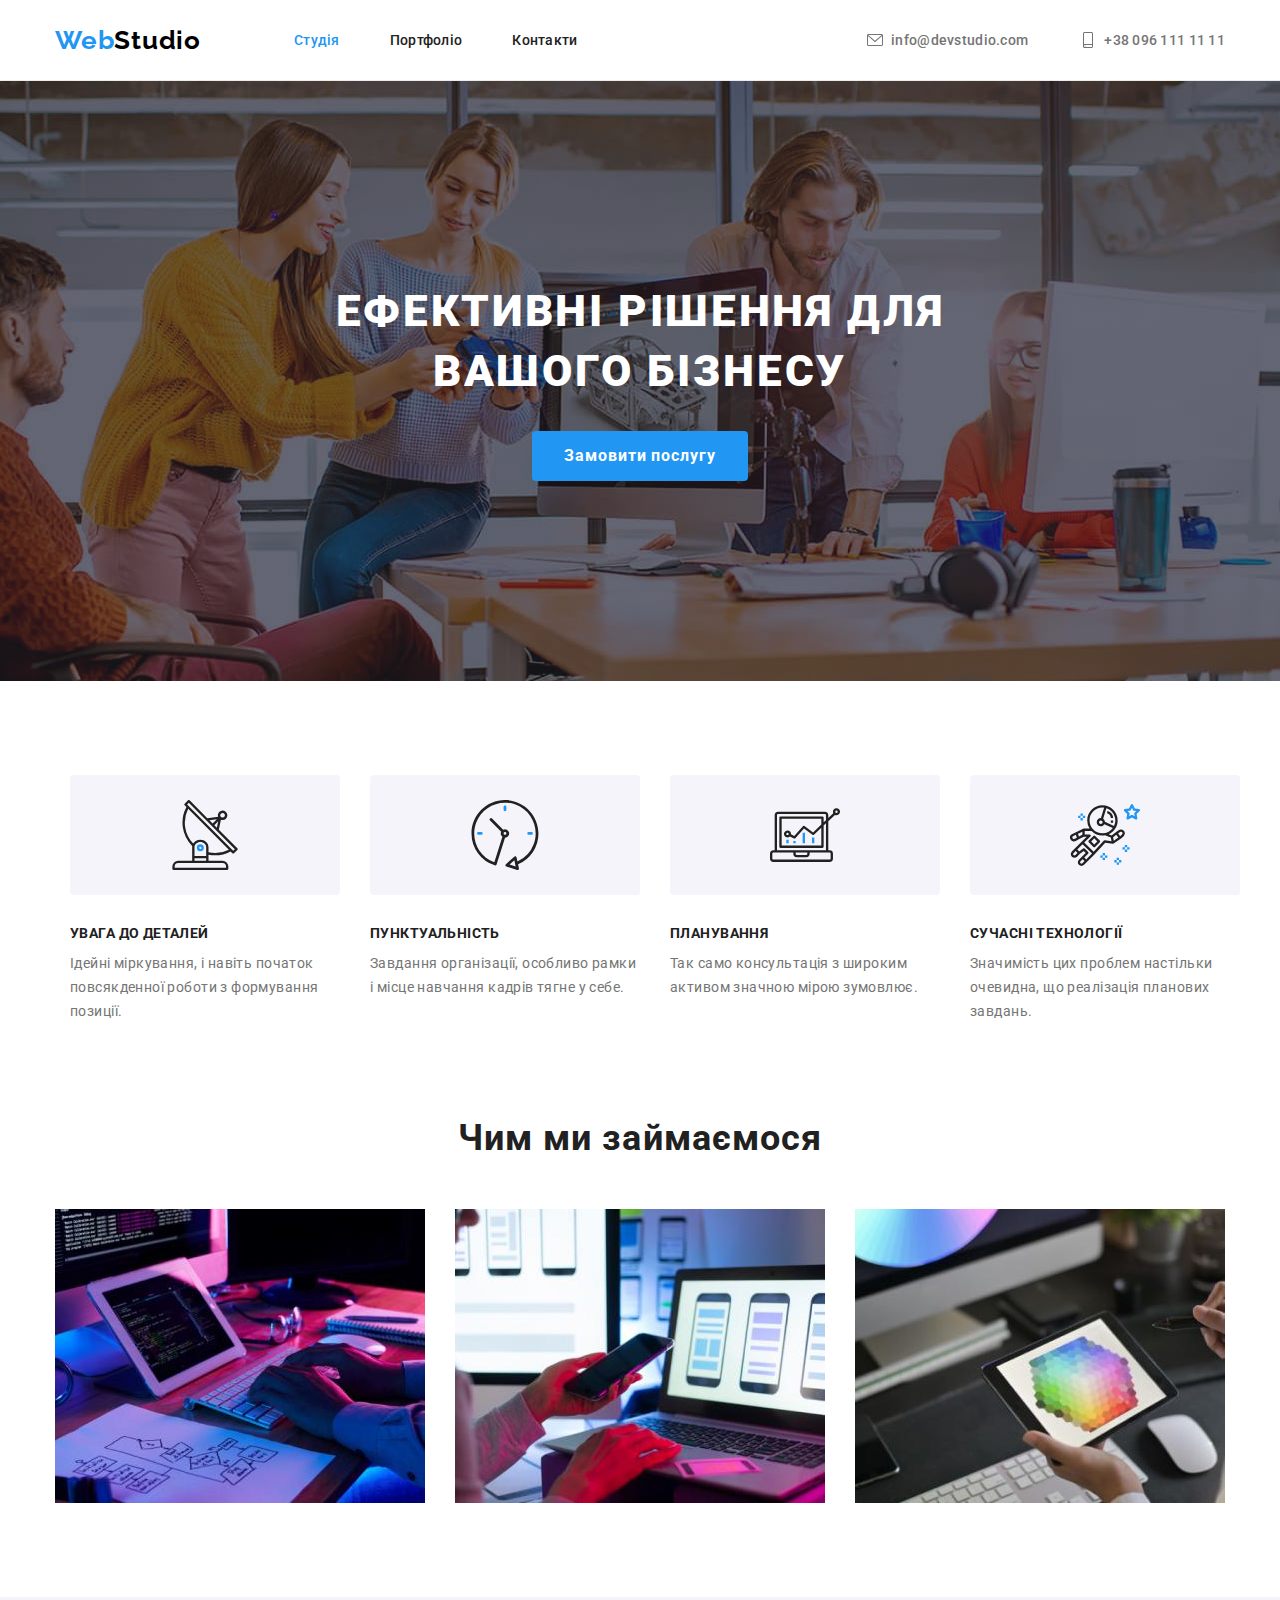
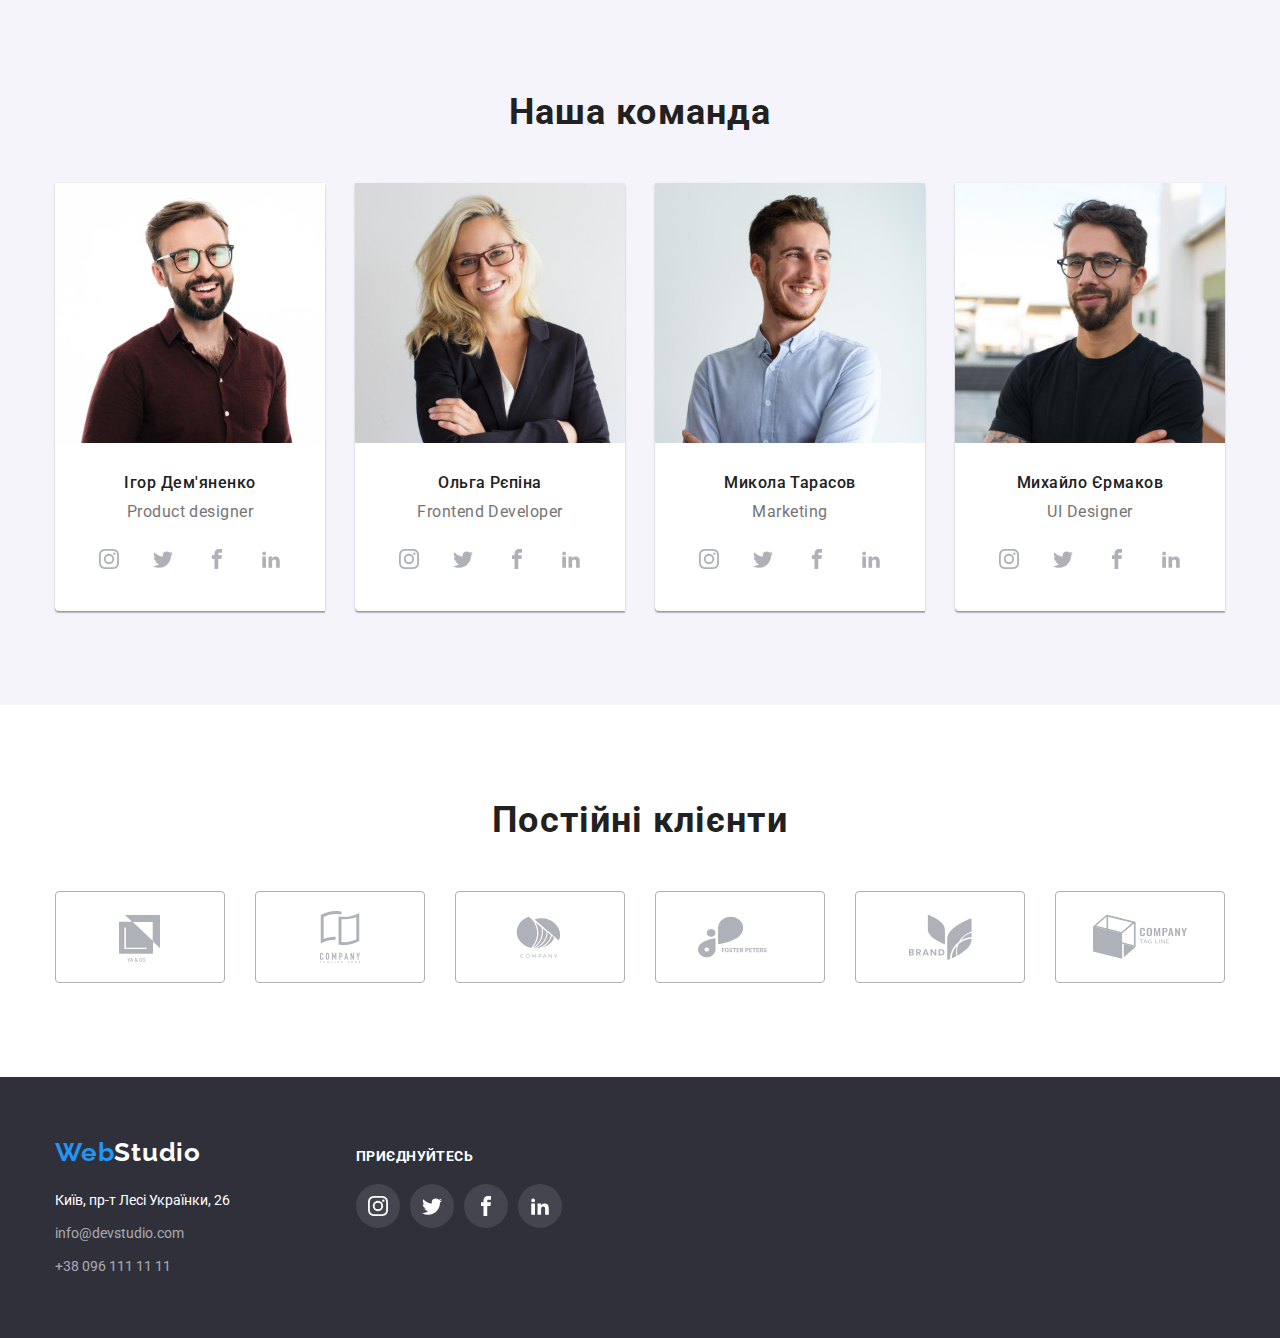
<file: index.html>
<!DOCTYPE html>
<html lang="uk">
  <head>
    <meta charset="utf-8" />
    <title lang="en">WebStudio</title>
    <link rel="preconnect" href="https://fonts.googleapis.com" />
    <link rel="preconnect" href="https://fonts.gstatic.com" crossorigin />
    <link
      href="https://fonts.googleapis.com/css2?family=Raleway:wght@700&family=Roboto:wght@400;500;700;900&display=swap"
      rel="stylesheet"
    />
    <link
      rel="stylesheet"
      href="https://cdnjs.cloudflare.com/ajax/libs/modern-normalize/1.1.0/modern-normalize.min.css"
    />
    <link rel="stylesheet" href="styles/index.css" />
    <style>
      body {
        font-family: "Roboto", sans-serif;
        color: #212121;
      }
    </style>
  </head>
  <body>
    <header class="top">
      <div class="top container">
        <div class="top-nav">
      <nav class="top-nav">
        <ul class="top-nav link list">
          <li><a href="./index.html" class="top-logo" lang="en">
          <span class="first-half-logo-title">Web</span>Studio</a
        ></li>
          <li class="nav-item">
            <a href="./index.html" class="top-nav link current">Студія</a>
          </li>
          <li class="nav-item">
            <a href="./portfolio.html" class="top-nav link">Портфоліо</a>
          </li>
          <li class="nav-item"><a href="./contacts.html" class="top-nav link">Контакти</a></li>
        </ul>
      </nav>
      </div>
      <div class="top-contacts">
      <ul class="top-contacts list"> 
          <li class="nav-item">
            <a  href="info@devstudio.com" class="top-contact link"
              ><svg class="contact-icon"width="20" height="16">
                <use href="./images/icons.svg#icon-envelope"></use>
              </svg>info@devstudio.com</a
            >
          </li>
          <li class="nav-item">
            <a href="tel:+380961111111" class="top-contact link"
              ><svg class="contact-icon"width="20" height="16">
                <use href="./images/icons.svg#icon-smartphone"></use>
              </svg>+38 096 111 11 11</a
            >
          </li>
        </ul>
        </div>
        </div>
    </header>
    <main>
      <section class="hero section">
        <div class="hero-overlay">
        <h1 class="hero-title">Ефективні рішення для<br>вашого бізнесу</br></h1>
        <button class="hero-button" type="button">Замовити послугу</button></div>
      </section>
      <section class="feature section">
          <h2 hidden>Особливості</h2>
          <div class="feature container">
            
          <ul class="feature list">
            <li class="feature-item">
              <div class="feature-icon-container"><svg class="feature-icon"width="70" height="70"><use href="./images/icons.svg#icon-antenna-1"></use></svg></div>
              <h3 class="feature-title">Увага до деталей</h3>
              <p class="feature-description">
                Ідейні міркування, і навіть початок повсякденної роботи з
                формування позиції.
              </p>
            </li>
            <li class="feature-item">
              <div class="feature-icon-container"><svg class="feature-icon"width="70" height="70"><use href="./images/icons.svg#icon-clock-1"></use></svg></div>
              <h3 class="feature-title">Пунктуальність</h3>

              <p class="feature-description">
                Завдання організації, особливо рамки і місце навчання кадрів
                тягне у себе.
              </p>
            </li>
            <li class="feature-item">
              <div class="feature-icon-container"><svg class="feature-icon"width="70" height="70"><use href="./images/icons.svg#icon-diagram-1"></use></svg></div>
              <h3 class="feature-title">Планування</h3>
              <p class="feature-description">
                Так само консультація з широким активом значною мірою зумовлює.
              </p>
            </li>
            <li class="feature-item">
              <div class="feature-icon-container"><svg class="feature-icon"width="70" height="70"><use href="./images/icons.svg#icon-astronaut-1"></use></svg></div>
              <h3 class="feature-title">Сучасні технології</h3>
              <p class="feature-description">
                Значимість цих проблем настільки очевидна, що реалізація
                планових завдань.
              </p>
            </li>
          </ul>
        </div>
      </section>
      <section class="work section">
        <div class="work container">
          <h2 class="work-title">Чим ми займаємося</h2>
          <ul class="workingprocess list">
            
            <li class="process">
              <img
                src="images/workingprocess1.jpg"
                alt="Програміст за роботою"
                width="370"
                height="294"
              />
            </li>
            <li class="process">
              <img
                src="images/workingprocess2.jpg"
                alt="Дизайнер працює над інтерфейсом смартфона"
                width="370"
                height="294"
              />
            </li>
            <li class="process">
              <img
                src="images/workingprocess3.jpg"
                alt="Дизайнер використовує графічний планшет"
                width="370"
                height="294"
              />
            </li>
          </ul>
        </div>
      </section>
      <section class="team section">
        <div class="team container">
          <h3 class="team-title">Наша команда</h3>
          <ul class="team-member list">
            <li class="team-member card">
              <div class="card-thumb">
              <img
                src="images/specialist1.jpg"
                alt="Посміхаючийся чоловік з бородаю та в червоній сорочці"
                width="270"
                height="260"
              /></div><div class="card-content"><h3 class="team-member-name">Ігор Дем'яненко</h3>
              <p class="team-member-post" lang="en">Product designer</p>
            <ul class="social-links list">
              <li class="social-link item"><a href="https://www.instagram.com/"class="social-link-page"target="_blank"><svg class="social-link-icon" width="20" height="20"><use href="./images/icons.svg#icon-instagram"></svg></a></li>
              <li class="social-link item"><a href="https://www.twitter.com"class="social-link-page"target="_blank"><svg class="social-link-icon" width="20" height="20"><use href="./images/icons.svg#icon-twitter"></svg></a></li>
              <li class="social-link item"><a href="https://www.facebook.com"class="social-link-page"target="_blank"><svg class="social-link-icon" width="20" height="20"><use href="./images/icons.svg#icon-facebook"></svg></a></li>
              <li class="social-link item"><a href="https://www.linkedin.com"class="social-link-page"target="_blank"><svg class="social-link-icon" width="20" height="20"><use href="./images/icons.svg#icon-linkedin2"></svg></a></li></ul>
      
</div>
            </li>
            <li class="team-member card">
              <div class="card-thumb">
              <img
                src="images/specialist2.jpg"
                alt="Жінка в окулярах та діловому костюмі, посміхається"
                width="270"
                height="260"
              /></div><div class="card-content">
            <h3 class="team-member-name">Ольга Рєпіна</h3>
              <p class="team-member-post" lang="en">Frontend Developer</p>
              <ul class="social-links list">
              <li class="social-link item"><a href="https://www.instagram.com/"class="social-link-page"target="_blank"><svg class="social-link-icon" width="20" height="20"><use href="images/icons.svg#icon-instagram"></svg></a></li>
              <li class="social-link item"><a href="https://www.twitter.com"class="social-link-page"target="_blank"><svg class="social-link-icon" width="20" height="20"><use href="images/icons.svg#icon-twitter"></svg></a></li>
              <li class="social-link item"><a href="https://www.facebook.com"class="social-link-page"target="_blank"><svg class="social-link-icon" width="20" height="20"><use href="images/icons.svg#icon-facebook"></svg></a></li>
              <li class="social-link item"><a href="https://www.linkedin.com"class="social-link-page"target="_blank"><svg class="social-link-icon" width="20" height="20"><use href="images/icons.svg#icon-linkedin2"></svg></a></li></ul>
            </div>

              
            </li>
            <li class="team-member card"><div class="card-thumb">
              <img
                src="images/specialist3.jpg"
                alt="Чоловік у білій сорочці, посміхаєтсья дивлячись вбік"
                width="270"
                height="260"
              /></div><div class="card-content"><h3 class="team-member-name">Микола Тарасов</h3>
              <p class="team-member-post" lang="en">Marketing</p>
            <ul class="social-links list">
              <li class="social-link item"><a href="https://www.instagram.com/"class="social-link-page"target="_blank"><svg class="social-link-icon" width="20" height="20"><use href="images/icons.svg#icon-instagram"></svg></a></li>
              <li class="social-link item"><a href="https://www.twitter.com"class="social-link-page"target="_blank"><svg class="social-link-icon" width="20" height="20"><use href="images/icons.svg#icon-twitter"></svg></a></li>
              <li class="social-link item"><a href="https://www.facebook.com"class="social-link-page"target="_blank"><svg class="social-link-icon" width="20" height="20"><use href="images/icons.svg#icon-facebook"></svg></a></li>
              <li class="social-link item"><a href="https://www.linkedin.com"class="social-link-page"target="_blank"><svg class="social-link-icon" width="20" height="20"><use href="images/icons.svg#icon-linkedin2"></svg></a></li></ul></div>
              
            </li>
            <li class="team-member card"><div class="card-thumb">
              <img
                src="images/specialist4.jpg"
                alt="Чоловік з бородою у чорній футболці та окулярах, посміхається"
                width="270"
                height="260"
              /></div><div class="card-content"><h3 class="team-member-name">Михайло Єрмаков</h3>
              <p class="team-member-post" lang="en">UI Designer</p>
            <ul class="social-links list">
              <li class="social-link item"><a href="https://www.instagram.com/"class="social-link-page"target="_blank"><svg class="social-link-icon" width="20" height="20"><use href="images/icons.svg#icon-instagram"></svg></a></li>
              <li class="social-link item"><a href="https://www.twitter.com"class="social-link-page"target="_blank"><svg class="social-link-icon" width="20" height="20"><use href="images/icons.svg#icon-twitter"></svg></a></li>
              <li class="social-link item"><a href="https://www.facebook.com"class="social-link-page"target="_blank"><svg class="social-link-icon" width="20" height="20"><use href="images/icons.svg#icon-facebook"></svg></a></li>
              <li class="social-link item"><a href="https://www.linkedin.com"class="social-link-page"target="_blank"><svg class="social-link-icon" width="20" height="20"><use href="images/icons.svg#icon-linkedin2"></svg></a></li></ul></div>
            </li>
          </ul>
        </div>
      </section>
      <section class="regular-clients section">
        <div class="container">
          <h2 class="regular-clients-title">Постійні клієнти</h2>
          <div class="regular-clients-container">
          <ul class="regular-clients list">
             <li class="regular-client-item">
              <article>
                <a href="" class="regular-client-site link"target="_blank"><svg class="regular-client-icon"width="106" height="60"><use href="images/icons.svg#icon-group-5"></svg></a></article></li>
                <li class="regular-client-item">
              <article>
                <a href="" class="regular-client-site link"target="_blank"><svg class="regular-client-icon"width="106" height="60"><use href="images/icons.svg#icon-group-4"></svg></a></article></li>
                <li class="regular-client-item">
              <article>
                <a href="" class="regular-client-site link"target="_blank"><svg class="regular-client-icon"width="106" height="60"><use href="images/icons.svg#icon-group-3"></svg></a></article></li>
                 <li class="regular-client-item">
              <article>
                <a href="" class="regular-client-site link"target="_blank"><svg class="regular-client-icon"width="106" height="60"><use href="images/icons.svg#icon-group-2"></svg></a></article></li>
              <li class="regular-client-item">
              <article>
                <a href="" class="regular-client-site link"target="_blank"><svg class="regular-client-icon"width="106" height="60"><use href="images/icons.svg#icon-group-1"></svg></a></article></li>
                  <li class="regular-client-item">
              <article>
                <a href="" class="regular-client-site link"target="_blank"><svg class="regular-client-icon"width="106" height="60"><use href="images/icons.svg#icon-group"></svg></a></article></li>
                </ul>

        </div>
      </section>
    </main>
    <footer class="bottom">
      <div class="bottom container">
      <div class="bot-contacts-container">
        <a href="./index.html" class="bot-logo" lang="en"
        ><span class="first-half-logo-title">Web</span>Studio</a
      >
      <address class="contacts">
        <ul class="bot-contacts link list">
          <li class="bot-contact-item">
            <a
              href="https://www.google.com/maps/place/%D0%B1%D1%83%D0%BB%D1%8C%D0%B2%D0%B0%D1%80+%D0%9B%D0%B5%D1%81%D1%96+%D0%A3%D0%BA%D1%80%D0%B0%D1%97%D0%BD%D0%BA%D0%B8,+26,+%D0%9A%D0%B8%D1%97%D0%B2,+%D0%A3%D0%BA%D1%80%D0%B0%D1%97%D0%BD%D0%B0,+02000/@50.4265397,30.5374631,17z/data=!4m13!1m7!3m6!1s0x40d4cf0e033ecbe9:0x57a4dffefec77da0!2z0LHRg9C70YzQstCw0YAg0JvQtdGB0ZYg0KPQutGA0LDRl9C90LrQuCwgMjYsINCa0LjRl9CyLCDQo9C60YDQsNGX0L3QsCwgMDIwMDA!3b1!8m2!3d50.4265807!4d30.5383858!3m4!1s0x40d4cf0e033ecbe9:0x57a4dffefec77da0!8m2!3d50.4265807!4d30.5383858"
              target="_blank"
              class="bot-contact geo link"
              >Київ, пр-т Лесі Українки, 26</a
            >
          </li>
          <li class="bot-contact-item">
            <a href="info@devstudio.com" class="bot-contact link"
              >info@devstudio.com</a
            >
          </li>
          <li class="bot-contact-item">
            <a href="tel:+380961111111" class="bot-contact link"
              >+38 096 111 11 11</a
            >
          </li></ul>
      </address></div>
      <div class="bot-socials">
        <h2 class="bot-socials-title">Приєднуйтесь</h2>
          <ul class="bot-social-links list">
              <li class="bot-social-link item"><a href="https://www.instagram.com/"class="social-link-page"target="_blank"><svg class="bot-social-link-icon" width="20" height="20"><use href="images/icons.svg#icon-instagram"></svg></a></li>
              <li class="bot-social-link item"><a href="https://www.twitter.com"class="social-link-page"target="_blank"><svg class="bot-social-link-icon" width="20" height="20"><use href="images/icons.svg#icon-twitter"></svg></a></li>
              <li class="bot-social-link item"><a href="https://www.facebook.com"class="social-link-page"target="_blank"><svg class="bot-social-link-icon" width="20" height="20"><use href="images/icons.svg#icon-facebook"></svg></a></li>
              <li class="bot-social-link item"><a href="https://www.linkedin.com"class="social-link-page"target="_blank"><svg class="bot-social-link-icon" width="20" height="20"><use href="images/icons.svg#icon-linkedin2"></svg></a></li></ul></div>
      </div>
    </footer>
  </body>
</html>
</file>
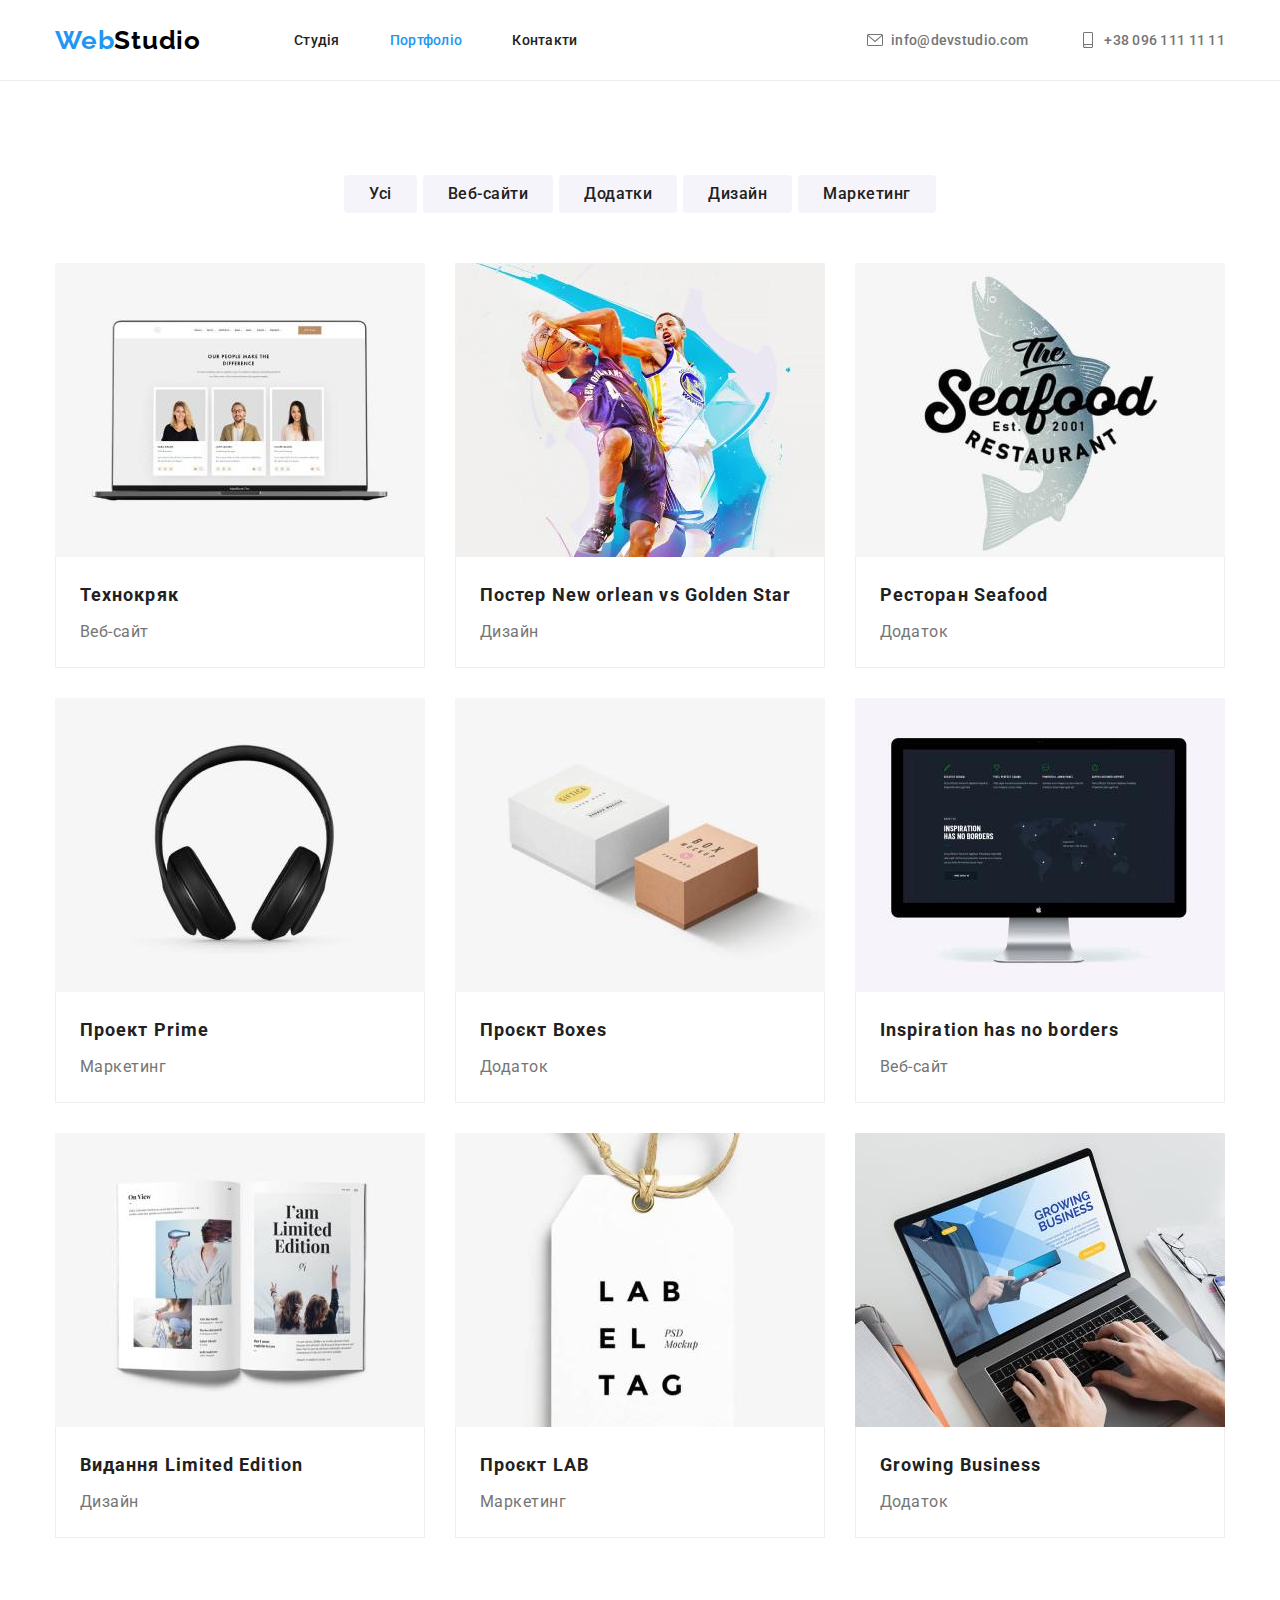
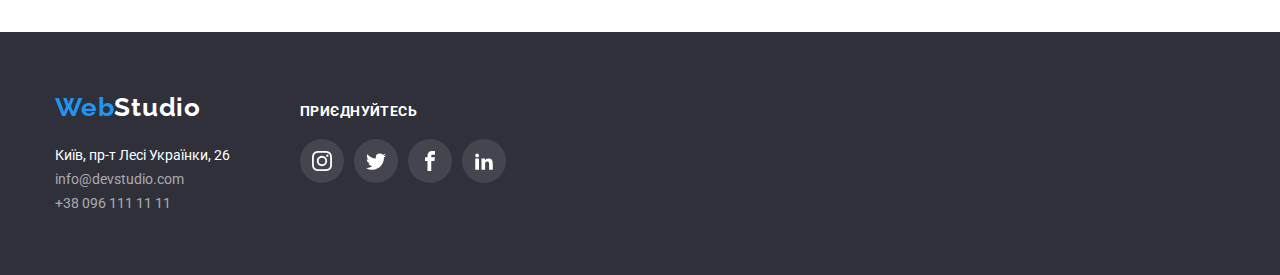
<file: portfolio.html>
<!DOCTYPE html>
<html lang="uk">
  <head>
    <meta charset="utf-8" />
    <title lang="en">Portfolio</title>
    <link rel="preconnect" href="https://fonts.googleapis.com" />
    <link rel="preconnect" href="https://fonts.gstatic.com" crossorigin />
    <link
      href="https://fonts.googleapis.com/css2?family=Raleway:wght@700&family=Roboto:wght@400;500;700;900&display=swap"
      rel="stylesheet"
    />
    <link
      rel="stylesheet"
      href="https://cdnjs.cloudflare.com/ajax/libs/modern-normalize/1.1.0/modern-normalize.min.css"
    />
    <link rel="stylesheet" href="styles/portfolio.css" />
    <style>
      body {
        font-family: "Roboto", sans-serif;
        color: #212121;
      }
    </style>
  </head>
  <body>
    <header class="top">
      <div class="top container">
        <div class="top-nav">
      <nav class="top-nav">
        <ul class="top-nav link list">
          <li><a href="./index.html" class="top-logo" lang="en">
          <span class="first-half-logo-title">Web</span>Studio</a
        ></li>
          <li class="nav-item">
            <a href="./index.html" class="top-nav link">Студія</a>
          </li>
          <li class="nav-item">
            <a href="./portfolio.html" class="top-nav link current">Портфоліо</a>
          </li>
          <li class="nav-item"><a href="./contacts.html" class="top-nav link">Контакти</a></li>
        </ul>
      </nav>
      </div>
      <div class="top-contacts">
      <ul class="top-contacts list"> 
          <li class="nav-item">
            <a  href="info@devstudio.com" class="top-contact link"
              ><svg class="contact-icon"width="20" height="16">
                <use href="./images/icons.svg#icon-envelope"></use>
              </svg>info@devstudio.com</a
            >
          </li>
          <li class="nav-item">
            <a href="tel:+380961111111" class="top-contact link"
              ><svg class="contact-icon"width="20" height="16">
                <use href="./images/icons.svg#icon-smartphone"></use>
              </svg>+38 096 111 11 11</a
            >
          </li>
        </ul>
        </div>
        </div>
    </header>
    <main>
      <section class="portfolio section">
        <div class="portfolio container">
          <div class="filter">
            <h1></h1>
            <ul class="filter list">
              <li class="item">
                <button class="button-filter" type="button">Усі</button>
              </li>
              <li class="item">
                <button class="button-filter" type="button">Веб-сайти</button>
              </li>
              <li class="item">
                <button class="button-filter" type="button">Додатки</button>
              </li>
              <li class="item">
                <button class="button-filter" type="button">Дизайн</button>
              </li>
              <li class="item">
                <button class="button-filter" type="button">Маркетинг</button>
              </li>
            </ul>
          </div>
          <h2></h2>
          <ul class="workexample list container">
            <li class="workexample card">
              <article class="card">
                <div class="card-thumb">
                  <img
                    src="images/prtfl1.jpg"
                    alt="Макбук з презентацією сайту в ньому"
                    width="370"
                    height="294"
                  />
                </div>
                <div class="card-content">
                  <h2 class="workexample-description">Технокряк</h2>
                  <p class="workexample-title">Веб-сайт</p>
                </div>
              </article>
            </li>
            <li class="workexample card">
              <article class="card">
                <div class="card-thumb">
                  <img
                    src="images/prtfl2.jpg"
                    alt="Логотип баскетбольної команди"
                    width="370"
                    height="294"
                  />
                </div>
                <div class="card-content">
                  <h2 class="workexample-description">
                    Постер New orlean vs Golden Star
                  </h2>
                  <p class="workexample-title">Дизайн</p>
                </div>
              </article>
            </li>
            <li class="workexample card">
              <article class="card">
                <div class="card-thumb">
                  <img
                    src="images/prtfl3.jpg"
                    alt="Логотип ресторану"
                    width="370"
                    height="294"
                  />
                </div>
                <div class="card-content">
                  <h2 class="workexample-description">Ресторан Seafood</h2>
                  <p class="workexample-title">Додаток</p>
                </div>
              </article>
            </li>
            <li class="workexample card">
              <article class="card">
                <div class="card-thumb">
                  <img
                    src="images/prtfl4.jpg"
                    alt="Навушники чорного коліру"
                    width="370"
                    height="294"
                  />
                </div>
                <div class="card-content">
                  <h2 class="workexample-description">Проект Prime</h2>
                  <p class="workexample-title">Маркетинг</p>
                </div>
              </article>
            </li>
            <li class="workexample card">
              <article class="card">
                <div class="card-thumb">
                  <img
                    src="images/prtfl5.jpg"
                    alt="Біла та коричнева коробки у закритому вигляді"
                    width="370"
                    height="294"
                  />
                </div>
                <div class="card-content">
                  <h2 class="workexample-description">Проєкт Boxes</h2>
                  <p class="workexample-title">Додаток</p>
                </div>
              </article>
            </li>
            <li class="workexample card">
              <article class="card">
                <div class="card-thumb">
                  <img
                    src="images/prtfl6.jpg"
                    alt="Моноблок з відкритим сайтом розробників софту"
                    width="370"
                    height="294"
                  />
                </div>
                <div class="card-content">
                  <h2 class="workexample-description" lang="en">
                    Inspiration has no borders
                  </h2>
                  <p class="workexample-title">Веб-сайт</p>
                </div>
              </article>
            </li>
            <li class="workexample card">
              <article class="card">
                <div class="card-thumb">
                  <img
                    src="images/prtfl7.jpg"
                    alt="Розгорнутий жіночий журнал"
                    width="370"
                    height="294"
                  />
                </div>
                <div class="card-content">
                  <h2 class="workexample-description">
                    Видання Limited Edition
                  </h2>
                  <p class="workexample-title">Дизайн</p>
                </div>
              </article>
            </li>
            <li class="workexample card">
              <article class="card">
                <div class="card-thumb">
                  <img
                    src="images/prtfl8.jpg"
                    alt="Бірка з написом"
                    width="370"
                    height="294"
                  />
                </div>
                <div class="card-content">
                  <h2 class="workexample-description">Проєкт LAB</h2>
                  <p class="workexample-title">Маркетинг</p>
                </div>
              </article>
            </li>
            <li class="workexample card">
              <article class="card">
                <div class="card-thumb">
                  <img
                    src="images/prtfl9.jpg"
                    alt="Ноутбук з відкритим сайтом додатку в ньому"
                    width="370"
                    height="294"
                  />
                </div>
                <div class="card-content">
                  <h2 class="workexample-description" lang="en">
                    Growing Business
                  </h2>
                  <p class="workexample-title">Додаток</p>
                </div>
              </article>
            </li>
          </ul>
        </div>
      </section>
    </main>
    <footer class="bottom">
      <div class="bottom container">
      <div class="bot-contacts-container">
        <a href="./index.html" class="bot-logo" lang="en"
        ><span class="first-half-logo-title">Web</span>Studio</a
      >
      <address class="contacts">
        <ul class="bot-contacts link list">
          <li>
            <a
              href="https://www.google.com/maps/place/%D0%B1%D1%83%D0%BB%D1%8C%D0%B2%D0%B0%D1%80+%D0%9B%D0%B5%D1%81%D1%96+%D0%A3%D0%BA%D1%80%D0%B0%D1%97%D0%BD%D0%BA%D0%B8,+26,+%D0%9A%D0%B8%D1%97%D0%B2,+%D0%A3%D0%BA%D1%80%D0%B0%D1%97%D0%BD%D0%B0,+02000/@50.4265397,30.5374631,17z/data=!4m13!1m7!3m6!1s0x40d4cf0e033ecbe9:0x57a4dffefec77da0!2z0LHRg9C70YzQstCw0YAg0JvQtdGB0ZYg0KPQutGA0LDRl9C90LrQuCwgMjYsINCa0LjRl9CyLCDQo9C60YDQsNGX0L3QsCwgMDIwMDA!3b1!8m2!3d50.4265807!4d30.5383858!3m4!1s0x40d4cf0e033ecbe9:0x57a4dffefec77da0!8m2!3d50.4265807!4d30.5383858"
              target="_blank"
              class="bot-contact geo link"
              >Київ, пр-т Лесі Українки, 26</a
            >
          </li>
          <li>
            <a href="info@devstudio.com" class="bot-contact link"
              >info@devstudio.com</a
            >
          </li>
          <li>
            <a href="tel:+380961111111" class="bot-contact link"
              >+38 096 111 11 11</a
            >
          </li></ul>
      </address></div>
      <div class="bot-socials">
        <h2 class="bot-socials-title">Приєднуйтесь</h2>
          <ul class="bot-social-links list">
              <li class="bot-social-link item"><a href="https://www.instagram.com/"class="social-link-page"target="_blank"><svg class="bot-social-link-icon" width="20" height="20"><use href="images/icons.svg#icon-instagram"></svg></a></li>
              <li class="bot-social-link item"><a href="https://www.twitter.com"class="social-link-page"target="_blank"><svg class="bot-social-link-icon" width="20" height="20"><use href="images/icons.svg#icon-twitter"></svg></a></li>
              <li class="bot-social-link item"><a href="https://www.facebook.com"class="social-link-page"target="_blank"><svg class="bot-social-link-icon" width="20" height="20"><use href="images/icons.svg#icon-facebook"></svg></a></li>
              <li class="bot-social-link item"><a href="https://www.linkedin.com"class="social-link-page"target="_blank"><svg class="bot-social-link-icon" width="20" height="20"><use href="images/icons.svg#icon-linkedin2"></svg></a></li></ul></div>
      </div>
    </footer>
  </body>
</html>
</file>
<file: styles/index.css>
:root {
  --primary-text-color: #212121;
  --paragraph-text-color: #757575;
  --accent-color: #2196f3;
  --primary-background-color: #ffffff;
  --secondary-background-color: #2f303a;
  --primary-button-color: #2196f3;
  --primary-button-accent-text-color: #ffffff;
  --primary-background-button-color: #f5f4fa;
  --teamsection-background-color: #f5f4fa;
  --card-list-gap: 30px;
  --primary-logo-color: #afb1b8;
}
h1,
h2,
h3,
h4,
h5,
h6,
p {
  margin-top: 0;
  margin-bottom: 0;
}
img {
  display: block;
  max-width: 100%;
  height: auto;
}
li > a {
  color: currentColor;
}
/*HEADER*/
.container {
  width: 1200px;
  margin-right: auto;
  margin-left: auto;
  padding-left: 15px;
  padding-right: 15px;
}
.list {
  list-style: none;
  margin: 0;
  padding: 0;
}
.link {
  text-decoration: none;
}
.top {
  border-bottom: 1px solid #ececec;
  background-color: var(--primary-background-color);
}
.top.container {
  display: flex;
  align-items: center;
  border: none;
}

.top-logo {
  font-family: "Raleway", sans-serif;
  font-size: 26px;
  font-weight: 700;
  line-height: calc(31 / 26);
  color: #000000;
  text-decoration: none;
  letter-spacing: 0.03em;
  text-align: center;
  vertical-align: top;
  margin-right: 93px;
  padding-top: 24px;
  padding-bottom: 25px;
}
.first-half-logo-title {
  color: var(--accent-color);
}
.top-nav.link {
  display: flex;
  align-items: center;
  font-family: "Roboto", sans-serif;
  font-style: normal;
  font-size: 14px;
  font-weight: 500;
  color: var(--primary-text-color);
  line-height: calc(16 / 14);
  letter-spacing: 0.02em;
  text-align: center;
  vertical-align: top;
}
.nav-item {
  margin-right: 50px;
  padding-top: 32px;
  padding-bottom: 32px;
}
.nav-item:last-child {
  margin-right: 0px;
}

.top-nav .link.current {
  color: var(--accent-color);
}
.top-contacts {
  display: flex;
  margin-left: auto;
}

.top-contact.link {
  display: flex;
  align-content: baseline;
  font-family: "Roboto", sans-serif;
  font-size: 14px;
  font-weight: 500;
  line-height: calc(16 / 14);
  color: var(--paragraph-text-color);
  text-align: left;
  vertical-align: middle;
  letter-spacing: 0.02em;
}

.contact-icon {
  margin-right: 6px;
  fill: currentColor;
}

.bot-contact.geo {
  color: var(--primary-background-color);
}

.link:hover,
.link:focus {
  color: var(--accent-color);
}

/*-------------------MAIN-----------------*/
.section {
  padding-top: 94px;
  padding-bottom: 94px;
}
.section:nth-of-type(1) {
  padding-top: 200px;
  padding-bottom: 200px;
}
.section:nth-of-type(2) {
  padding-bottom: 0px;
}

/*-------------HERO SECTION*--------------*/
.hero {
  background-color: var(--secondary-background-color);
  text-align: center;
  max-width: 1600px;
  min-height: 600px;
  margin-right: auto;
  margin-left: auto;
  background-image: linear-gradient(
      to right,
      rgba(47, 48, 58, 0.4),
      rgba(47, 48, 58, 0.4)
    ),
    url(../images/hero-background-img.jpg);
  background-size: cover;
  background-repeat: no-repeat;
  background-position: center;
}

.hero-title {
  font-family: "Roboto", sans-serif;
  font-size: 44px;
  font-weight: 900;
  min-width: 696px;
  color: var(--primary-background-color);
  line-height: calc(60 / 44);
  letter-spacing: 0.06em;
  margin-left: auto;
  margin-right: auto;
  text-align: center;
  text-transform: uppercase;
}

.hero-button {
  font-family: "Roboto", sans-serif;
  font-size: 16px;
  font-weight: 700;
  line-height: calc(30 / 16);
  color: var(--primary-background-color);
  background-color: var(--primary-button-color);
  border: none;
  letter-spacing: 0.06em;
  margin-top: 30px;
  padding: 10px 32px;
  border-radius: 4px;
  text-align: center;
  vertical-align: middle;
}
.hero-button:active {
  color: #188ce8;
}
.hero-button:hover,
.hero-button:focus {
  color: var(--primary-button-accent-text-color);
  background-color: var(--primary-button-color);
  cursor: pointer;
}

/*------------FEATURE SECTION-------------*/

.feature.list {
  display: flex;
  justify-content: center;
}
.feature-item {
  flex-basis: calc(100% / 4 - var(--card-list-gap));
  margin-right: var(--card-list-gap);
}
.feature-item:last-of-type {
  margin-right: calc(-1 * var(--card-list-gap));
}
.feature-icon-container {
  display: flex;
  width: 270px;
  height: 120px;
  margin-bottom: var(--card-list-gap);
  justify-content: center;
  align-items: center;
  background-color: var(--teamsection-background-color);
  border-radius: 4px;
}

.feature-title {
  font-family: "Roboto", sans-serif;
  font-size: 14px;
  font-weight: 700;
  line-height: calc(16 / 14);
  text-align: left;
  vertical-align: top;
  letter-spacing: 0.03em;
  margin-bottom: 10px;
  text-transform: uppercase;
}
.feature-description {
  font-family: "Roboto", sans-serif;
  font-size: 14px;
  line-height: calc(24 / 14);
  color: var(--paragraph-text-color);
  text-align: left;
  vertical-align: top;
  letter-spacing: 0.03em;
}

/*--------WORKING PROCESS SECTION----------*/

.team-title,
.work-title {
  font-family: "Roboto", sans-serif;
  font-size: 36px;
  font-weight: 700;
  line-height: calc(42 / 36);
  text-align: center;
  vertical-align: top;
  letter-spacing: 0.03em;
}
.work-title {
  margin-bottom: 50px;
}

.workingprocess.list {
  display: flex;
  margin-right: calc(-1 * var(--card-list-gap));
}
.workingprocess.list > .process {
  margin-right: var(--card-list-gap);
  min-width: 370px;
}

/*-------------TEAMSECTION-------------*/
.team {
  background-color: var(--teamsection-background-color);
}
.team-title {
  margin-right: auto;
  margin-left: auto;
  margin-bottom: 50px;
}
.team-member.list {
  display: flex;
}
.team-member.card {
  flex-basis: calc(100% / 4);
  background-color: var(--primary-background-color);
  margin-left: var(--card-list-gap);
  box-shadow: 0px 1px 3px rgba(0, 0, 0, 0.12), 0px 1px 1px rgba(0, 0, 0, 0.14),
    0px 2px 1px rgba(0, 0, 0, 0.2);
  border-radius: 0px 4px;
}
.team-member.card:first-child {
  margin-left: 0px;
}
.card-content {
  padding-top: 30px;
  padding-bottom: 30px;
}

.team-member-name {
  color: var(--primary-text-color);
  font-family: "Roboto", sans-serif;
  font-size: 16px;
  font-weight: 500;
  line-height: calc(19 / 16);
  text-align: center;
  vertical-align: top;
  letter-spacing: 0.03em;
}
.team-member-post {
  color: var(--paragraph-text-color);
  font-family: "Roboto", sans-serif;
  font-size: 16px;
  line-height: calc(19 / 16);
  text-align: center;
  vertical-align: top;
  letter-spacing: 0.03em;
  margin-top: 10px;
}

/*--------SOCIAL ICON SETTINGS----------*/
.social-links.list {
  display: flex;
  width: 206px;
  height: 44px;
  justify-content: center;
  align-items: center;
  margin-left: auto;
  margin-right: auto;
  margin-top: 16px;
}

.social-link.item {
  width: 44px;
  height: 44px;
  margin-right: 10px;
  text-align: center;
  color: var(--primary-logo-color);
}
.social-link.item:last-of-type {
  margin-right: 0px;
}

.social-link-page:hover,
.social-link-page:focus {
  color: #ffffff;
  background-color: var(--accent-color);
  border-radius: 50%;
}
.social-link-icon {
  margin-top: 12px;
  fill: currentColor;
}
.social-link-page {
  padding: 12px;
  padding-top: 15.5px;
  padding-bottom: 9px;
}

/*-----------REGULAR CLIENTS SECTION---------------*/
.regular-clients-title {
  font-family: "Roboto", sans-serif;
  font-weight: 700;
  font-size: 36px;
  line-height: calc(42 / 36);
  text-align: center;
  letter-spacing: 0.03em;
}
.regular-clients.list {
  margin-top: 50px;
  display: flex;
}
.regular-client-item {
  display: flex;
  justify-content: center;
  align-content: center;
  margin-right: var(--card-list-gap);
  width: 170px;
  height: 92px;
  color: var(--primary-logo-color);
  border: 1px solid var(--primary-logo-color);
  border-radius: 4px;
}
.regular-client-item:last-of-type {
  margin-right: 0px;
}
.regular-client-item:hover,
.regular-client-item:focus {
  border: 1px solid var(--accent-color);
  fill: var(--accent-color);
}
.regular-client-site {
  color: var(--primary-logo-color);
  padding-top: 60px;
  padding-bottom: 10px;
  padding-left: 30px;
  padding-right: 30px;
}
.regular-client-icon {
  margin-top: 16px;
  fill: currentColor;
}

/*-----------------FOOTER--------------------*/
.bot-contacts {
  font-style: normal;
  margin-top: 20px;
}
.bot-logo {
  font-family: "Raleway", sans-serif;
  font-size: 26px;
  font-weight: 700;
  line-height: calc(31 / 26);
  color: var(--primary-background-color);
  text-decoration: none;
  letter-spacing: 0.03em;
  text-align: left;
  vertical-align: center;
}
.bottom {
  background-color: var(--secondary-background-color);
  padding-top: 60px;
  padding-bottom: 60px;
}
.bottom:first-child {
  padding-top: 0px;
  padding-bottom: 0px;
}
.bot-contact {
  font-family: "Roboto", sans-serif;
  font-size: 14px;
  line-height: calc(24 / 14);
  text-align: center;
  vertical-align: top;
  color: rgba(255, 255, 255, 0.6);
}
.bot-contact-item {
  margin-top: 9px;
  min-width: 231px;
  min-height: 21px;
}
.bot-contact-item:first-child {
  margin-top: 0px;
}
.bottom.container {
  display: flex;
  align-items: baseline;
}
.bot-socials-title {
  font-family: "Roboto", sans-serif;
  font-weight: 700;
  font-size: 14px;
  line-height: calc(16 / 14);
  letter-spacing: 0.03em;
  text-transform: uppercase;
  color: #ffffff;
}
.bot-socials {
  margin-left: 70px;
  width: 206px;
  height: 80px;
}
.bot-social-links {
  margin-top: 20px;
  display: flex;
}
.bot-social-link.item {
  width: 44px;
  height: 44px;
  margin-right: 10px;
  text-align: center;
  color: #ffffff;
  border-radius: 50%;
  background-color: rgba(255, 255, 255, 0.1);
}
.bot-social-link-icon {
  margin-top: 12px;
  fill: currentColor;
}

.bot-social-link:last-of-type {
  margin-right: 0px;
}
</file>
<file: styles/portfolio.css>
:root {
  --primary-text-color: #212121;
  --paragraph-text-color: #757575;
  --accent-color: #2196f3;
  --primary-background-color: #ffffff;
  --secondary-background-color: #2f303a;
  --primary-button-color: #2196f3;
  --primary-button-accent-text-color: #ffffff;
  --primary-background-button-color: #f5f4fa;
  --card-list-gap: 30px;
}

h1,
h2,
h3,
h4,
h5,
h6,
p {
  margin-top: 0;
  margin-bottom: 0;
}
img {
  display: block;
  max-width: 100%;
  height: auto;
}
li > a {
  color: currentColor;
}

/*HEADER*/
.container {
  width: 1200px;
  margin-right: auto;
  margin-left: auto;
  padding-left: 15px;
  padding-right: 15px;
}
.list {
  list-style: none;
  margin: 0;
  padding: 0;
}
.link {
  text-decoration: none;
}
.top {
  border-bottom: 1px solid #ececec;
  background-color: var(--primary-background-color);
}
.top.container {
  display: flex;
  align-items: center;
  border: none;
}

.top-logo {
  font-family: "Raleway", sans-serif;
  font-size: 26px;
  font-weight: 700;
  line-height: calc(31 / 26);
  color: #000000;
  text-decoration: none;
  letter-spacing: 0.03em;
  text-align: center;
  vertical-align: top;
  margin-right: 93px;
  padding-top: 24px;
  padding-bottom: 25px;
}
.first-half-logo-title {
  color: var(--accent-color);
}
.top-nav.link {
  display: flex;
  align-items: center;
  font-family: "Roboto", sans-serif;
  font-style: normal;
  font-size: 14px;
  font-weight: 500;
  color: var(--primary-text-color);
  line-height: calc(16 / 14);
  letter-spacing: 0.02em;
  text-align: center;
  vertical-align: top;
}
.nav-item {
  margin-right: 50px;
  padding-top: 32px;
  padding-bottom: 32px;
}
.nav-item:last-child {
  margin-right: 0px;
}

.top-nav .link.current {
  color: var(--accent-color);
}
.top-contacts {
  display: flex;
  margin-left: auto;
}

.top-contact.link {
  display: flex;
  align-content: baseline;
  font-family: "Roboto", sans-serif;
  font-size: 14px;
  font-weight: 500;
  line-height: calc(16 / 14);
  color: var(--paragraph-text-color);
  text-align: left;
  vertical-align: middle;
  letter-spacing: 0.02em;
}

.contact-icon {
  margin-right: 6px;
  fill: currentColor;
}

.bot-contact.geo {
  color: var(--primary-background-color);
}

.link:hover,
.link:focus {
  color: var(--accent-color);
}

/*MAIN*/
.section {
  padding-top: 94px;
  padding-bottom: 94px;
}

.filter.list {
  display: flex;
  justify-content: center;
  margin-right: -6px;
}
.filter.list > .item {
  margin-right: 6px;
}
.button-filter {
  font-family: "Roboto", sans-serif;
  font-size: 16px;
  line-height: calc(26 / 16);
  font-weight: 500;
  color: var(--primary-text-color);
  background-color: var(--primary-background-button-color);
  border: none;
  border-radius: 4px;
  padding: 6px 25px;
  text-align: center;
  vertical-align: top;
  letter-spacing: 0.03em;
}
.button-filter:hover,
.button-filter:focus {
  color: var(--primary-button-accent-text-color);
  background-color: var(--primary-button-color);
  cursor: pointer;
  box-shadow: 0px 3px 1px rgba(0, 0, 0, 0.1), 0px 1px 2px rgba(0, 0, 0, 0.08),
    0px 2px 2px rgba(0, 0, 0, 0.12);
}
.workexample.container {
  display: flex;
  flex-wrap: wrap;
  margin-top: 50px;
}

.workexample.card {
  flex-basis: calc(100% / 3 - var(--card-list-gap));
  margin-right: var(--card-list-gap);
  margin-bottom: var(--card-list-gap);
}
.workexample.card:nth-child(n + 7) {
  margin-bottom: 0px;
}
.workexample.card:nth-child(3n + 3) {
  margin-right: 0px;
}
.card:hover {
  box-shadow: 0px 1px 1px rgba(0, 0, 0, 0.12), 0px 4px 4px rgba(0, 0, 0, 0.06),
    1px 4px 6px rgba(0, 0, 0, 0.16);
  background-color: #ffffff;
}
.card-content {
  padding: 20px 24px;
  border-bottom: 1px solid #eeeeee;
  border-left: 1px solid #eeeeee;
  border-right: 1px solid #eeeeee;
}

.workexample-description {
  font-family: "Roboto", sans-serif;
  font-size: 18px;
  line-height: calc(36 / 18);
  font-weight: 700;
  text-align: left;
  vertical-align: top;
  letter-spacing: 0.06em;
  margin-bottom: 4px;
}

.workexample-title {
  font-family: "Roboto", sans-serif;
  line-height: calc(30 / 16);
  color: var(--paragraph-text-color);
  letter-spacing: 0.03em;
  text-align: left;
  vertical-align: top;
}
/*FOOTER*/
.bot-contacts {
  font-style: normal;
  margin-top: 20px;
}
.bot-logo {
  font-family: "Raleway", sans-serif;
  font-size: 26px;
  font-weight: 700;
  line-height: calc(31 / 26);
  color: var(--primary-background-color);
  text-decoration: none;
  letter-spacing: 0.03em;
  text-align: left;
  vertical-align: center;
}
.bottom {
  background-color: var(--secondary-background-color);
  padding-top: 60px;
  padding-bottom: 60px;
}
.bottom:first-child {
  padding-top: 0px;
  padding-bottom: 0px;
}
.bot-contact {
  font-family: "Roboto", sans-serif;
  font-size: 14px;
  line-height: calc(24 / 14);
  text-align: center;
  vertical-align: top;
  color: rgba(255, 255, 255, 0.6);
}
.bottom.container {
  display: flex;
  align-items: baseline;
}
.bot-socials-title {
  font-family: "Roboto", sans-serif;
  font-weight: 700;
  font-size: 14px;
  line-height: calc(16 / 14);
  letter-spacing: 0.03em;
  text-transform: uppercase;
  color: #ffffff;
}
.social-link-page {
  padding: 12px;
  padding-top: 15.5px;
  padding-bottom: 9px;
}
.bot-socials {
  margin-left: 70px;
  width: 206px;
  height: 80px;
}
.bot-social-links {
  margin-top: 20px;
  display: flex;
}

.bot-social-link.item {
  width: 44px;
  height: 44px;
  margin-right: 10px;
  text-align: center;
  color: #ffffff;
  border-radius: 50%;
  background-color: rgba(255, 255, 255, 0.1);
}
.bot-social-link-icon {
  margin-top: 12px;
  fill: currentColor;
}
.social-link-page:hover,
.social-link-page:focus {
  color: #ffffff;
  background-color: var(--accent-color);
  border-radius: 50%;
}

.bot-social-link:last-of-type {
  margin-right: 0px;
}
</file>
